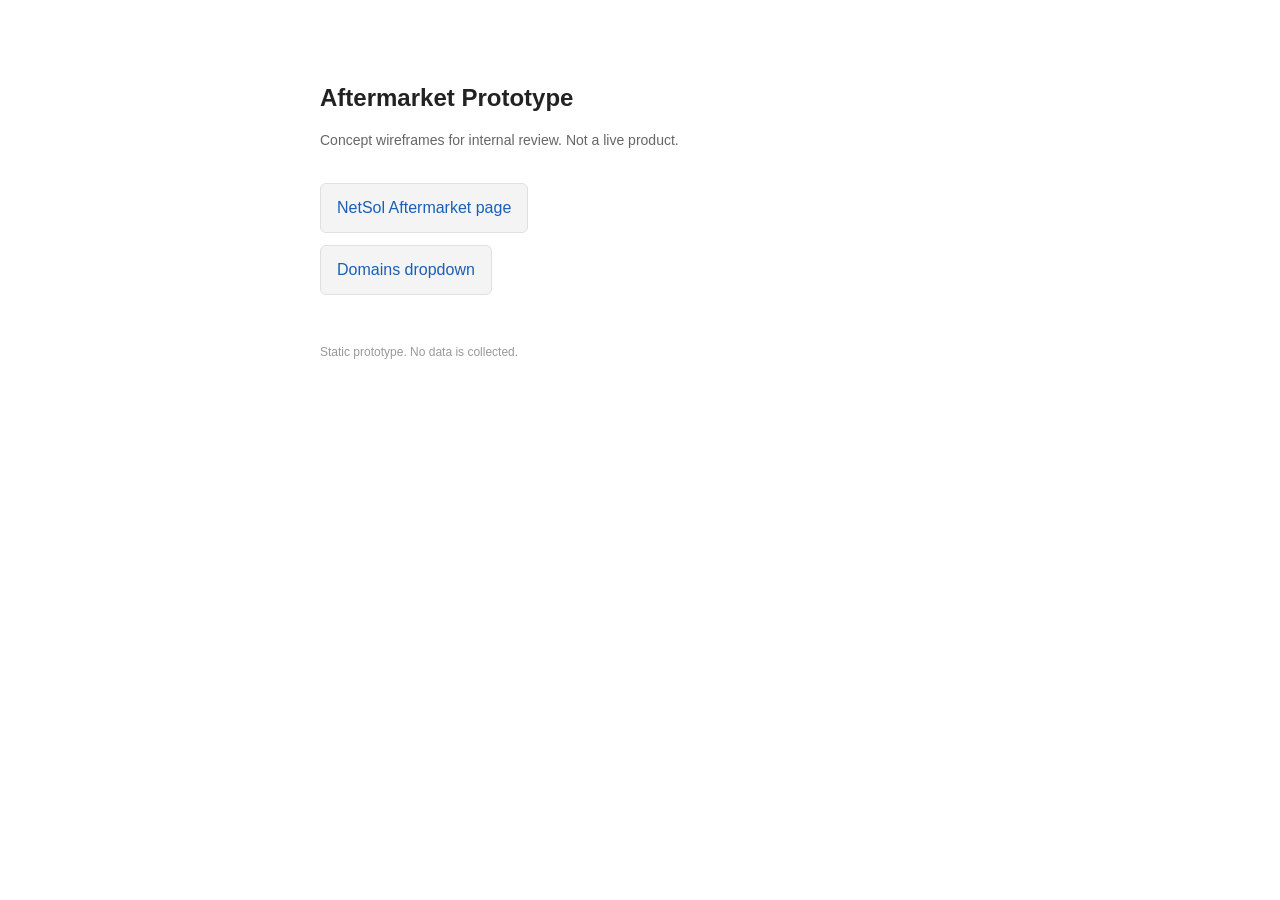
<file: index.html>
<!DOCTYPE html>
<html lang="en">
<head>
<meta charset="UTF-8">
<meta name="viewport" content="width=device-width, initial-scale=1.0">
<meta name="robots" content="noindex, nofollow">
<title>Aftermarket Prototype</title>
<style>
  body { font-family: -apple-system, BlinkMacSystemFont, "Segoe UI", Roboto, sans-serif; max-width: 640px; margin: 80px auto; padding: 0 24px; color: #222; line-height: 1.5; }
  h1 { font-size: 24px; margin-bottom: 8px; }
  .note { color: #666; font-size: 14px; margin-bottom: 32px; }
  ul { list-style: none; padding: 0; }
  li { margin: 12px 0; }
  a { display: inline-block; padding: 12px 16px; background: #f4f4f4; border-radius: 6px; text-decoration: none; color: #1a5fb4; border: 1px solid #e0e0e0; }
  a:hover { background: #eaeaea; }
  footer { margin-top: 48px; font-size: 12px; color: #999; }
</style>
</head>
<body>
<h1>Aftermarket Prototype</h1>
<p class="note">Concept wireframes for internal review. Not a live product.</p>
<ul>
  <li><a href="NetSol%20Aftermarket.html">NetSol Aftermarket page</a></li>
  <li><a href="Domains%20Dropdown.html">Domains dropdown</a></li>
</ul>
<footer>Static prototype. No data is collected.</footer>
</body>
</html>
</file>
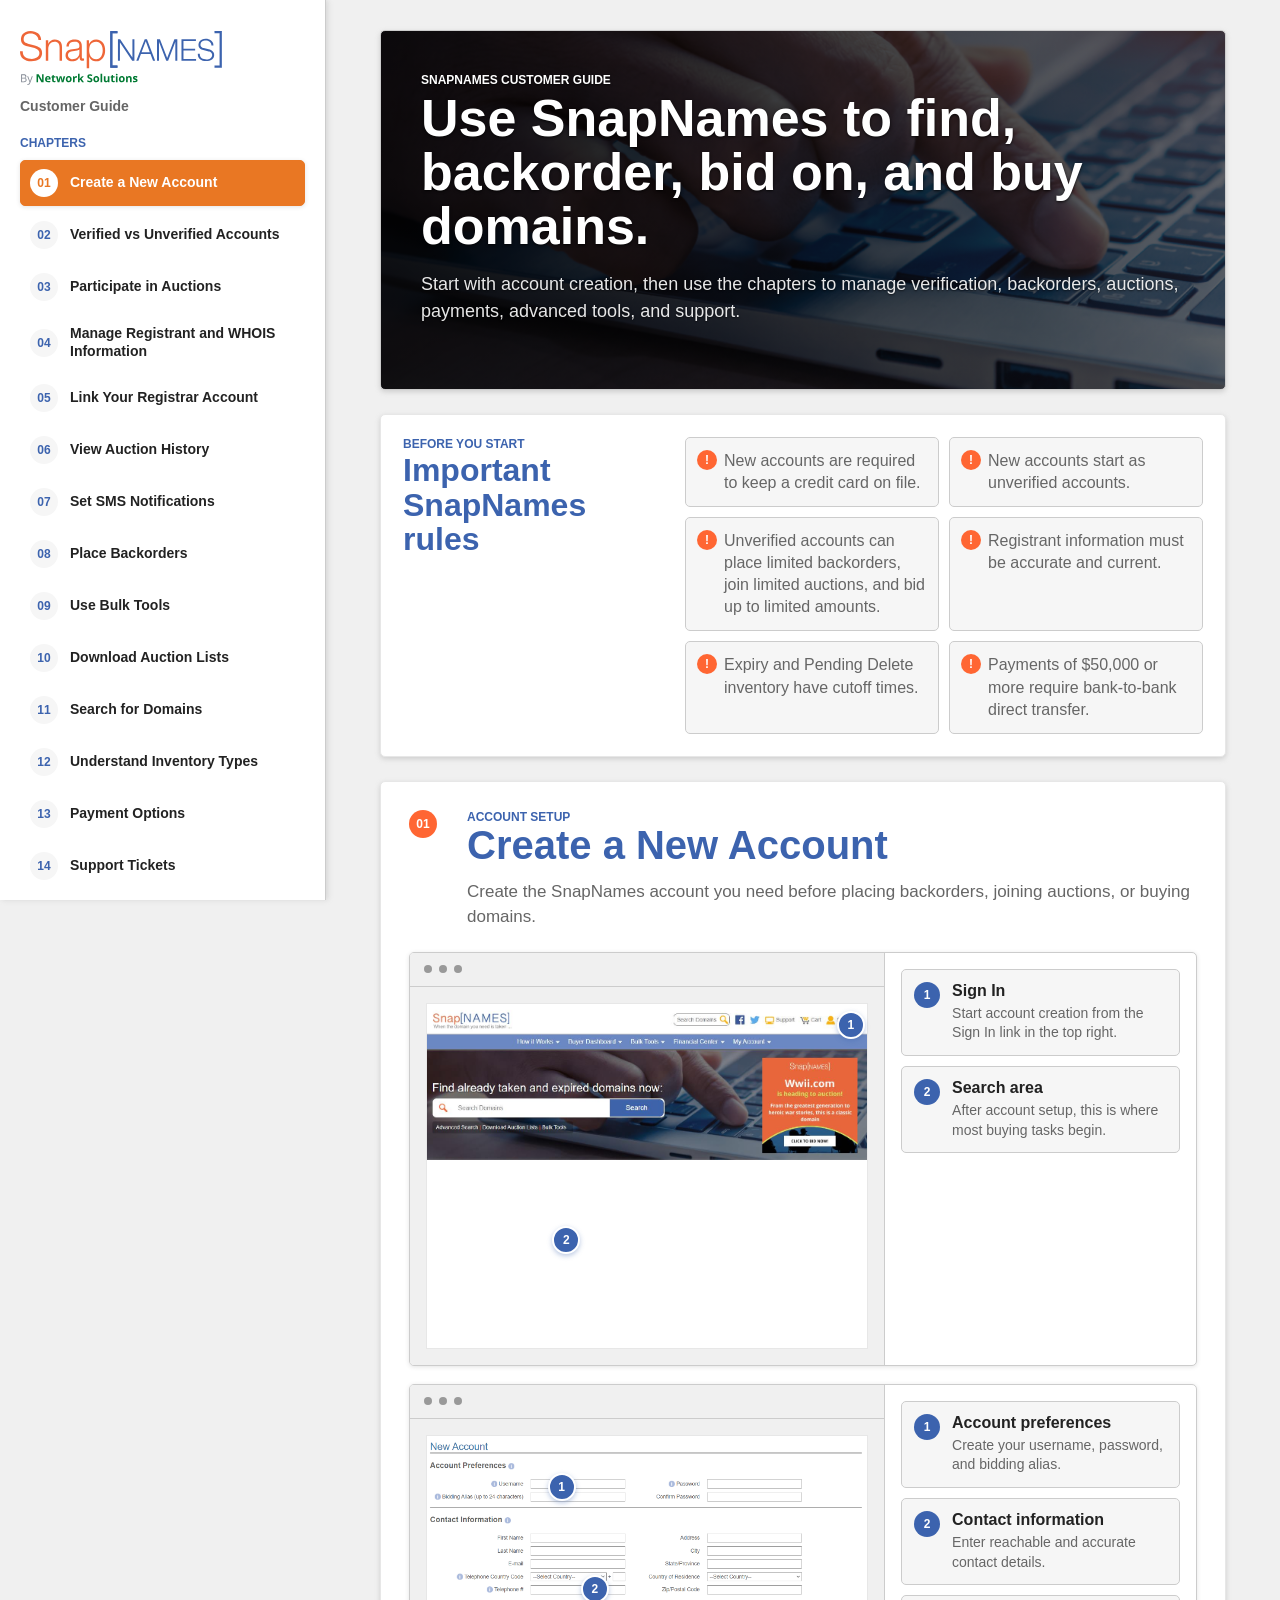
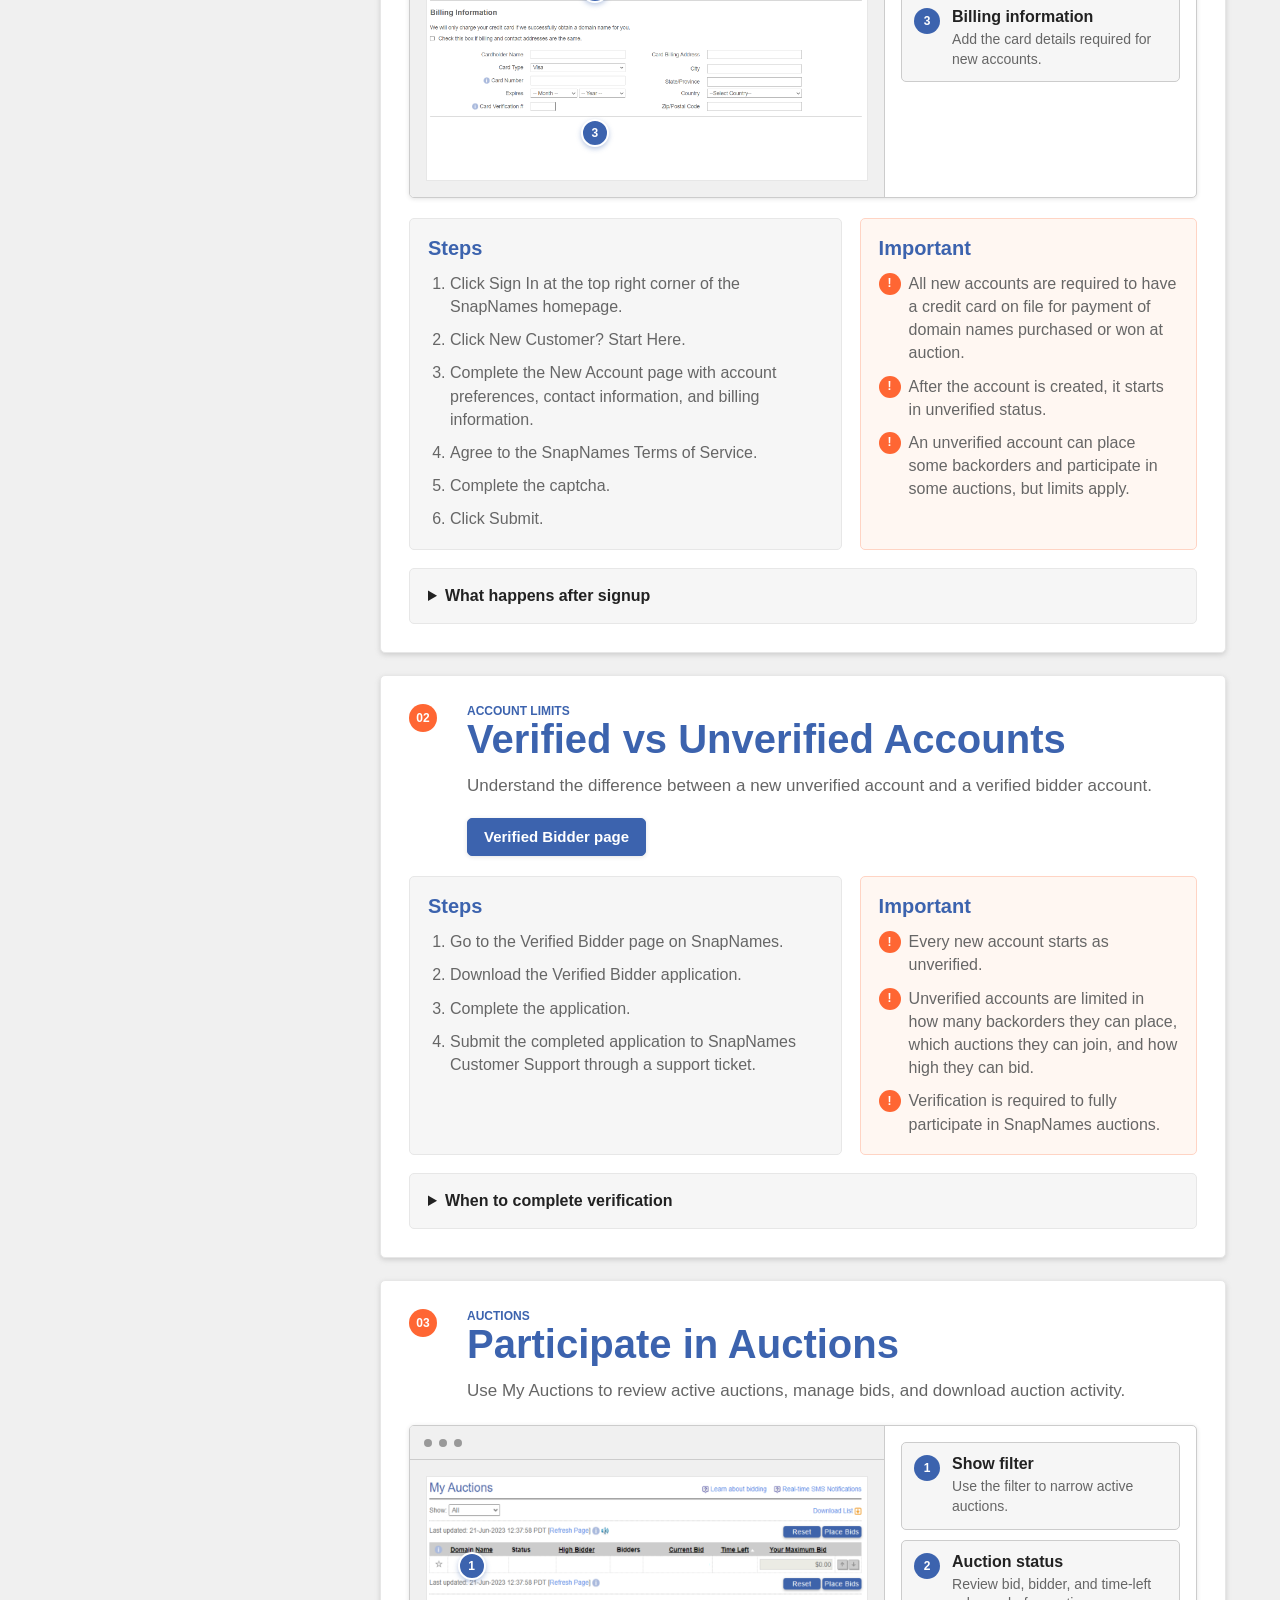
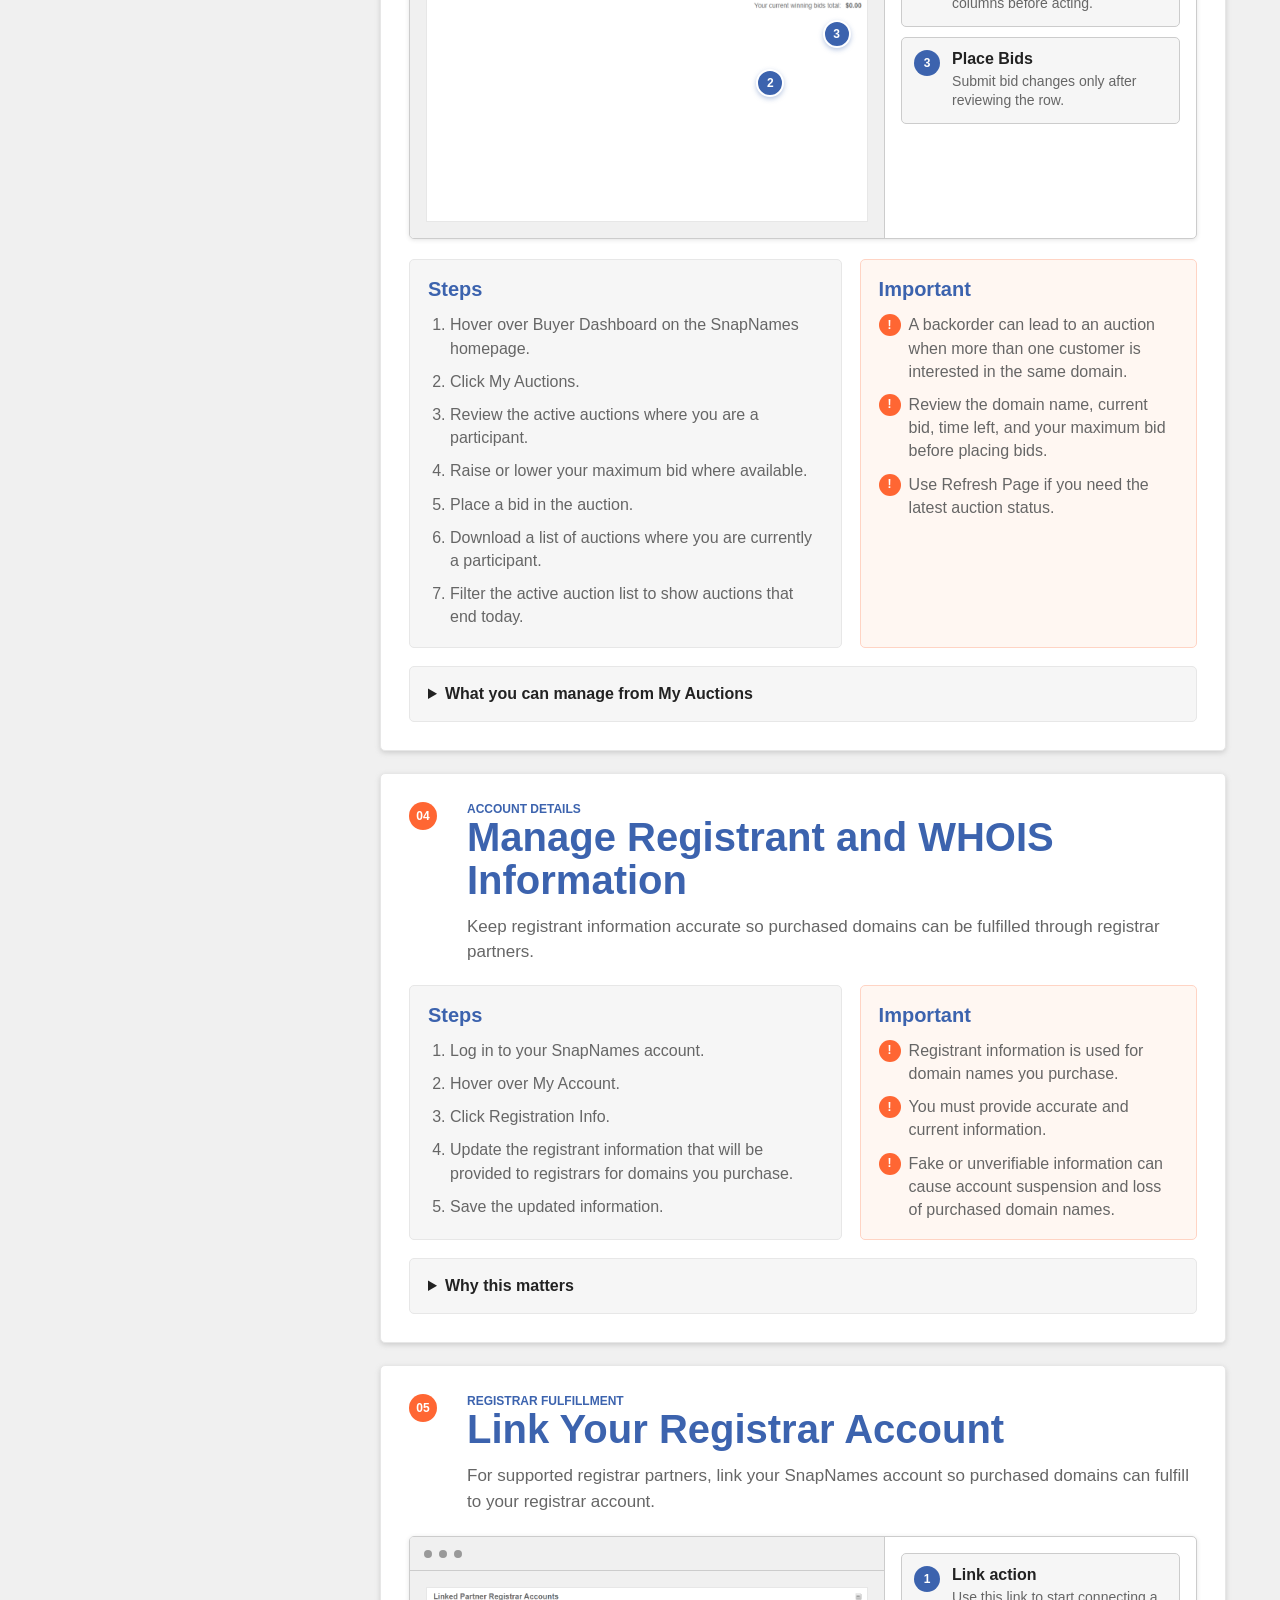
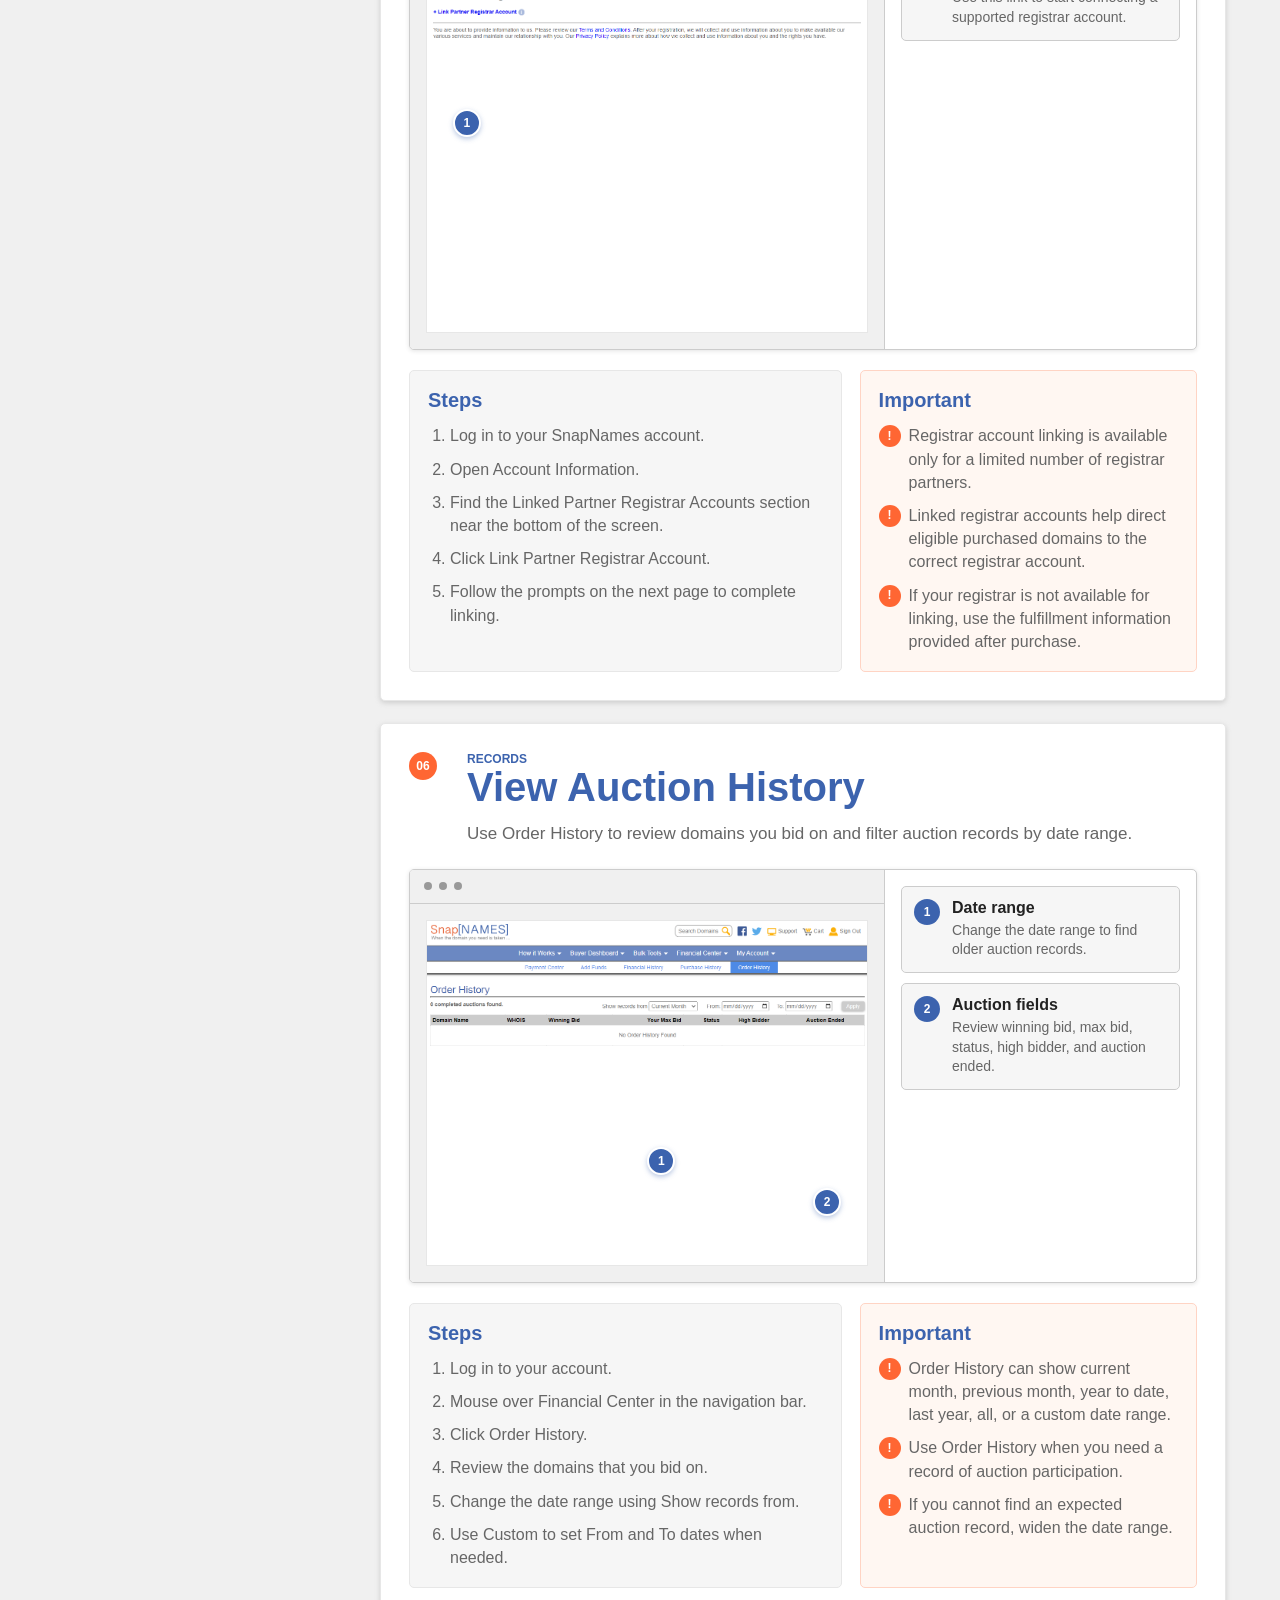
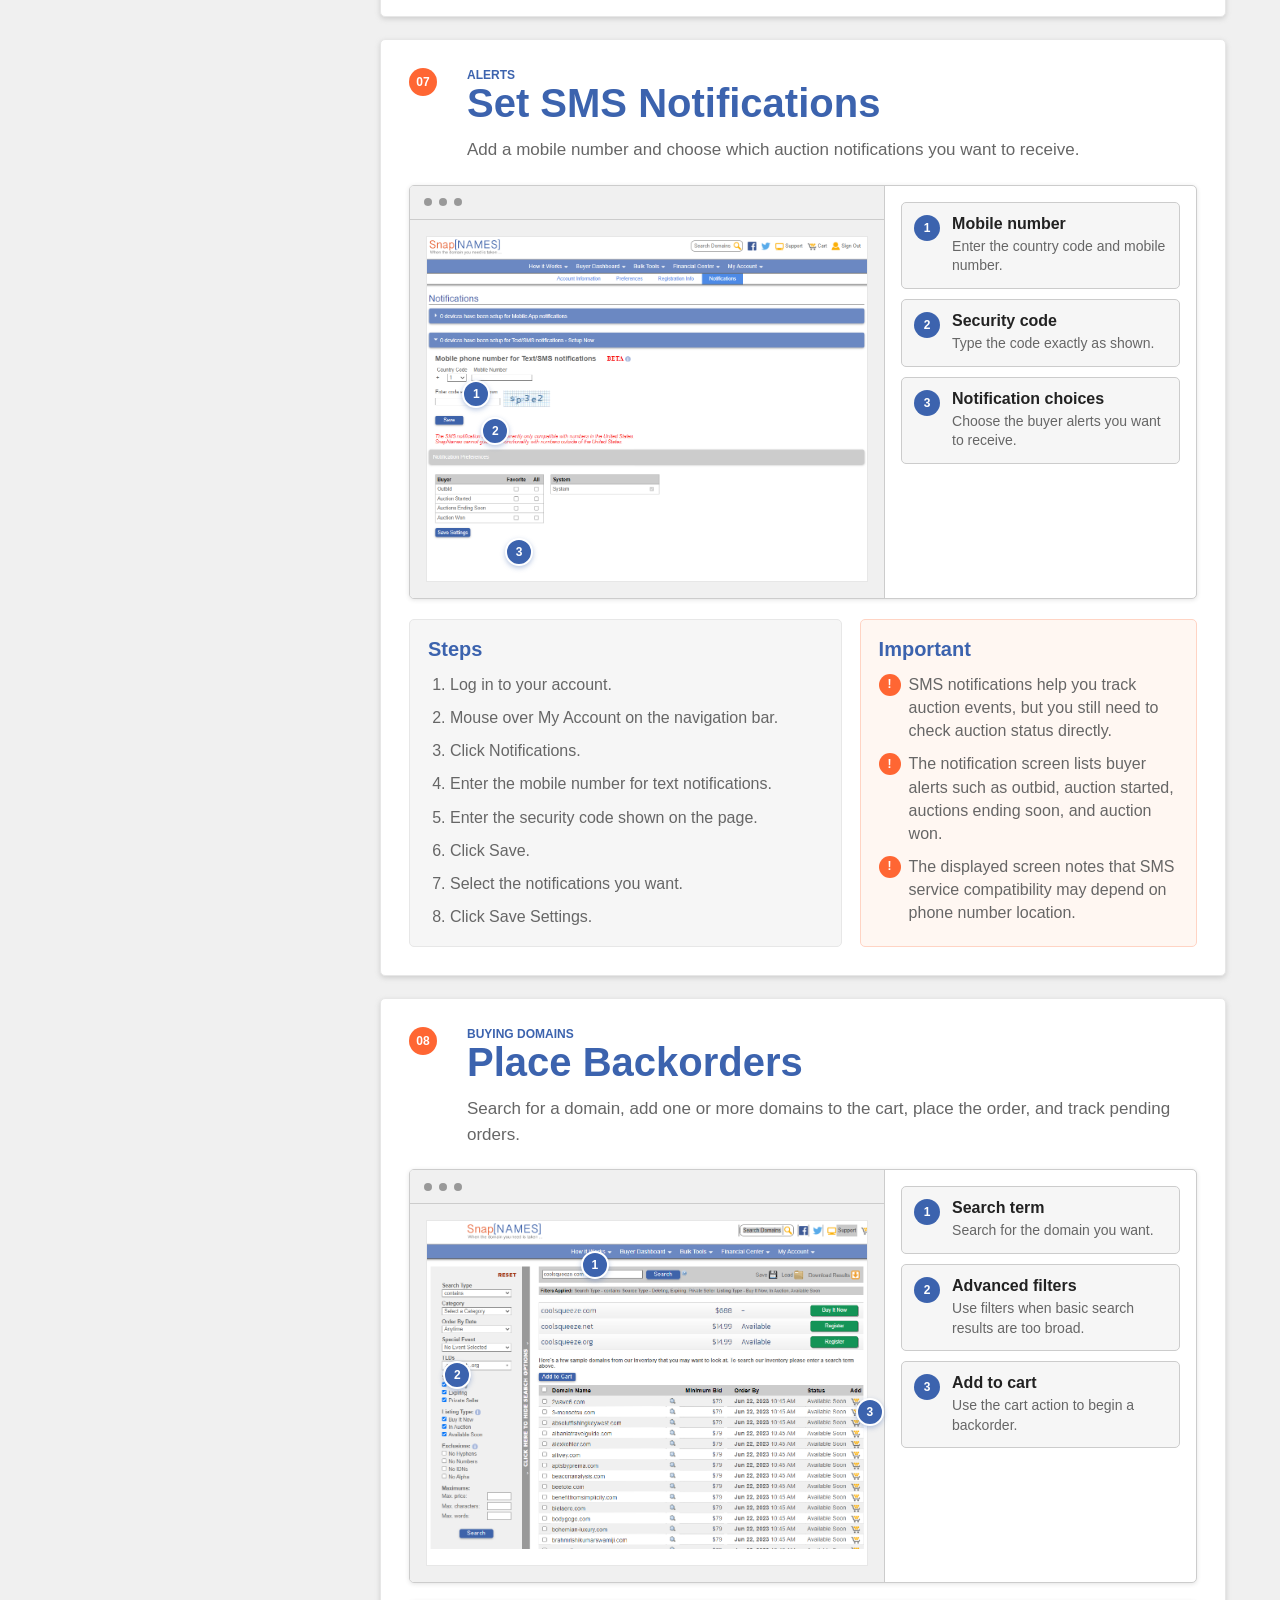
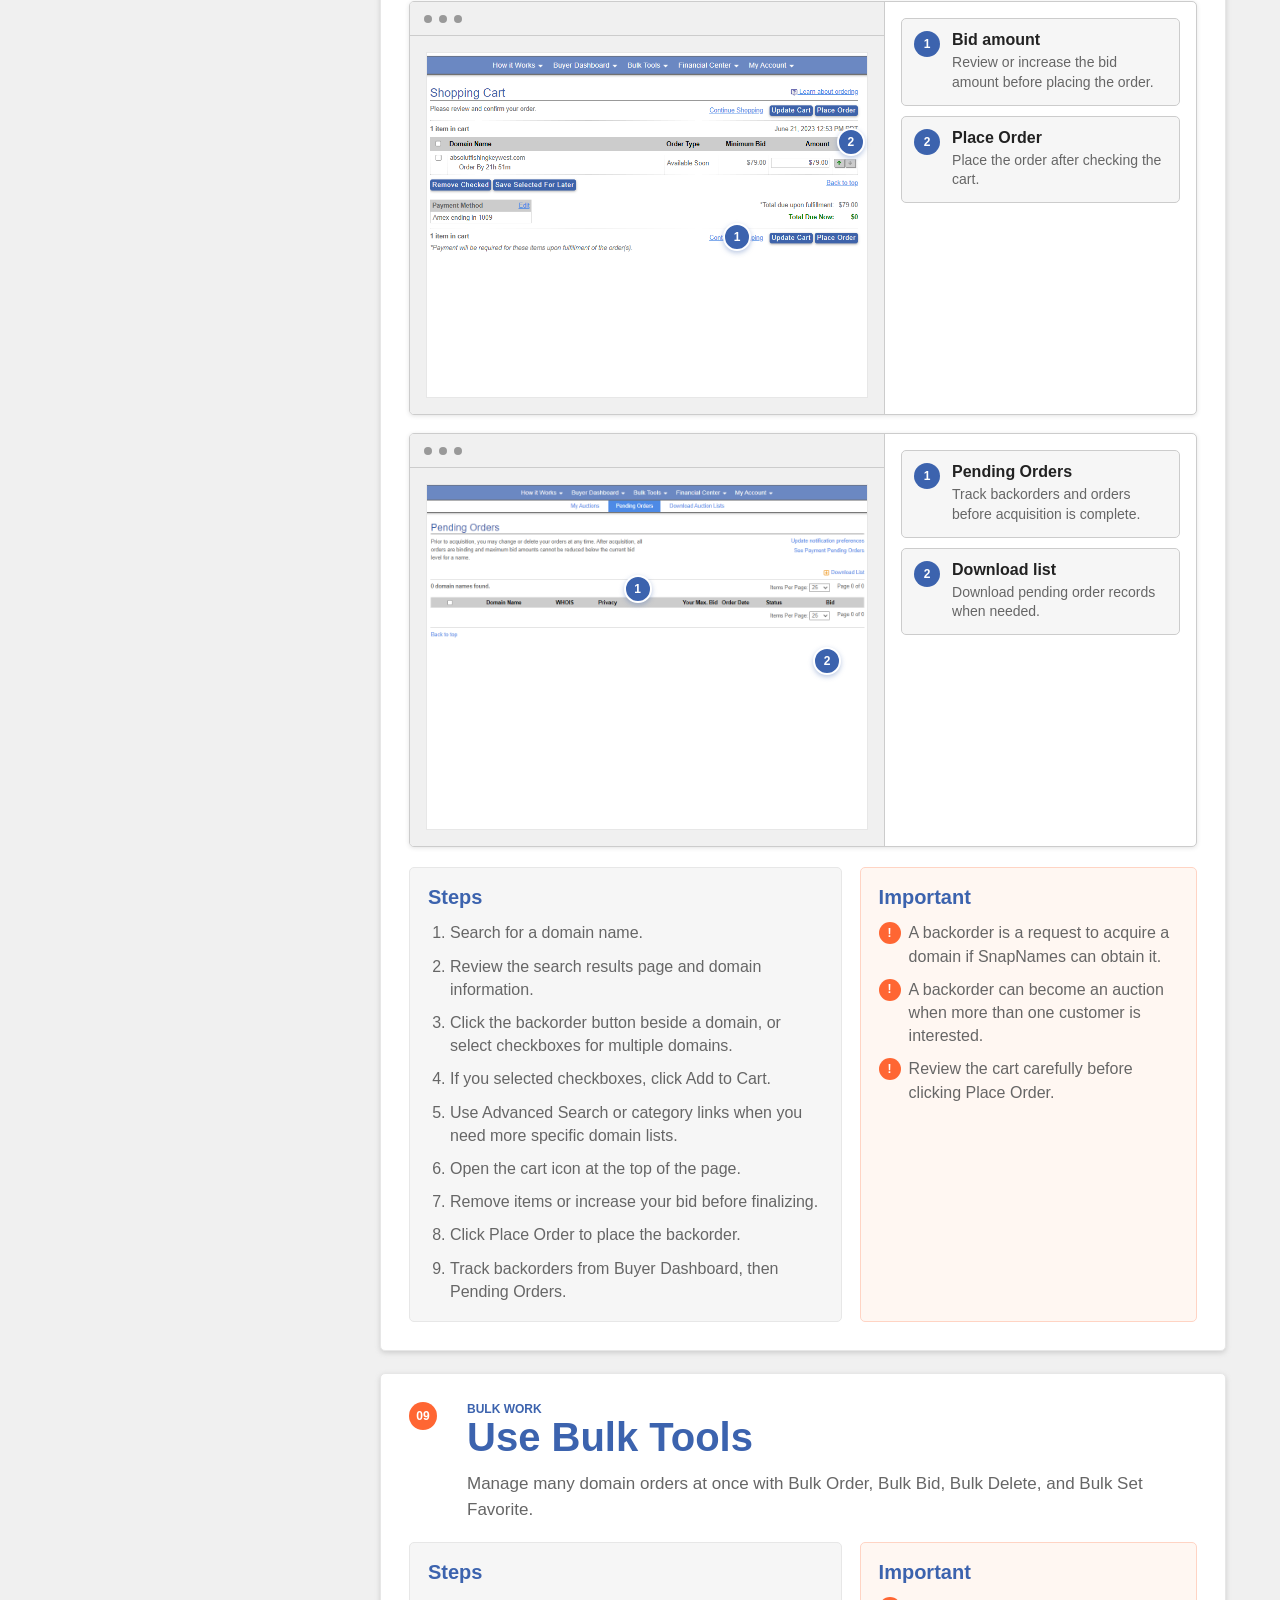
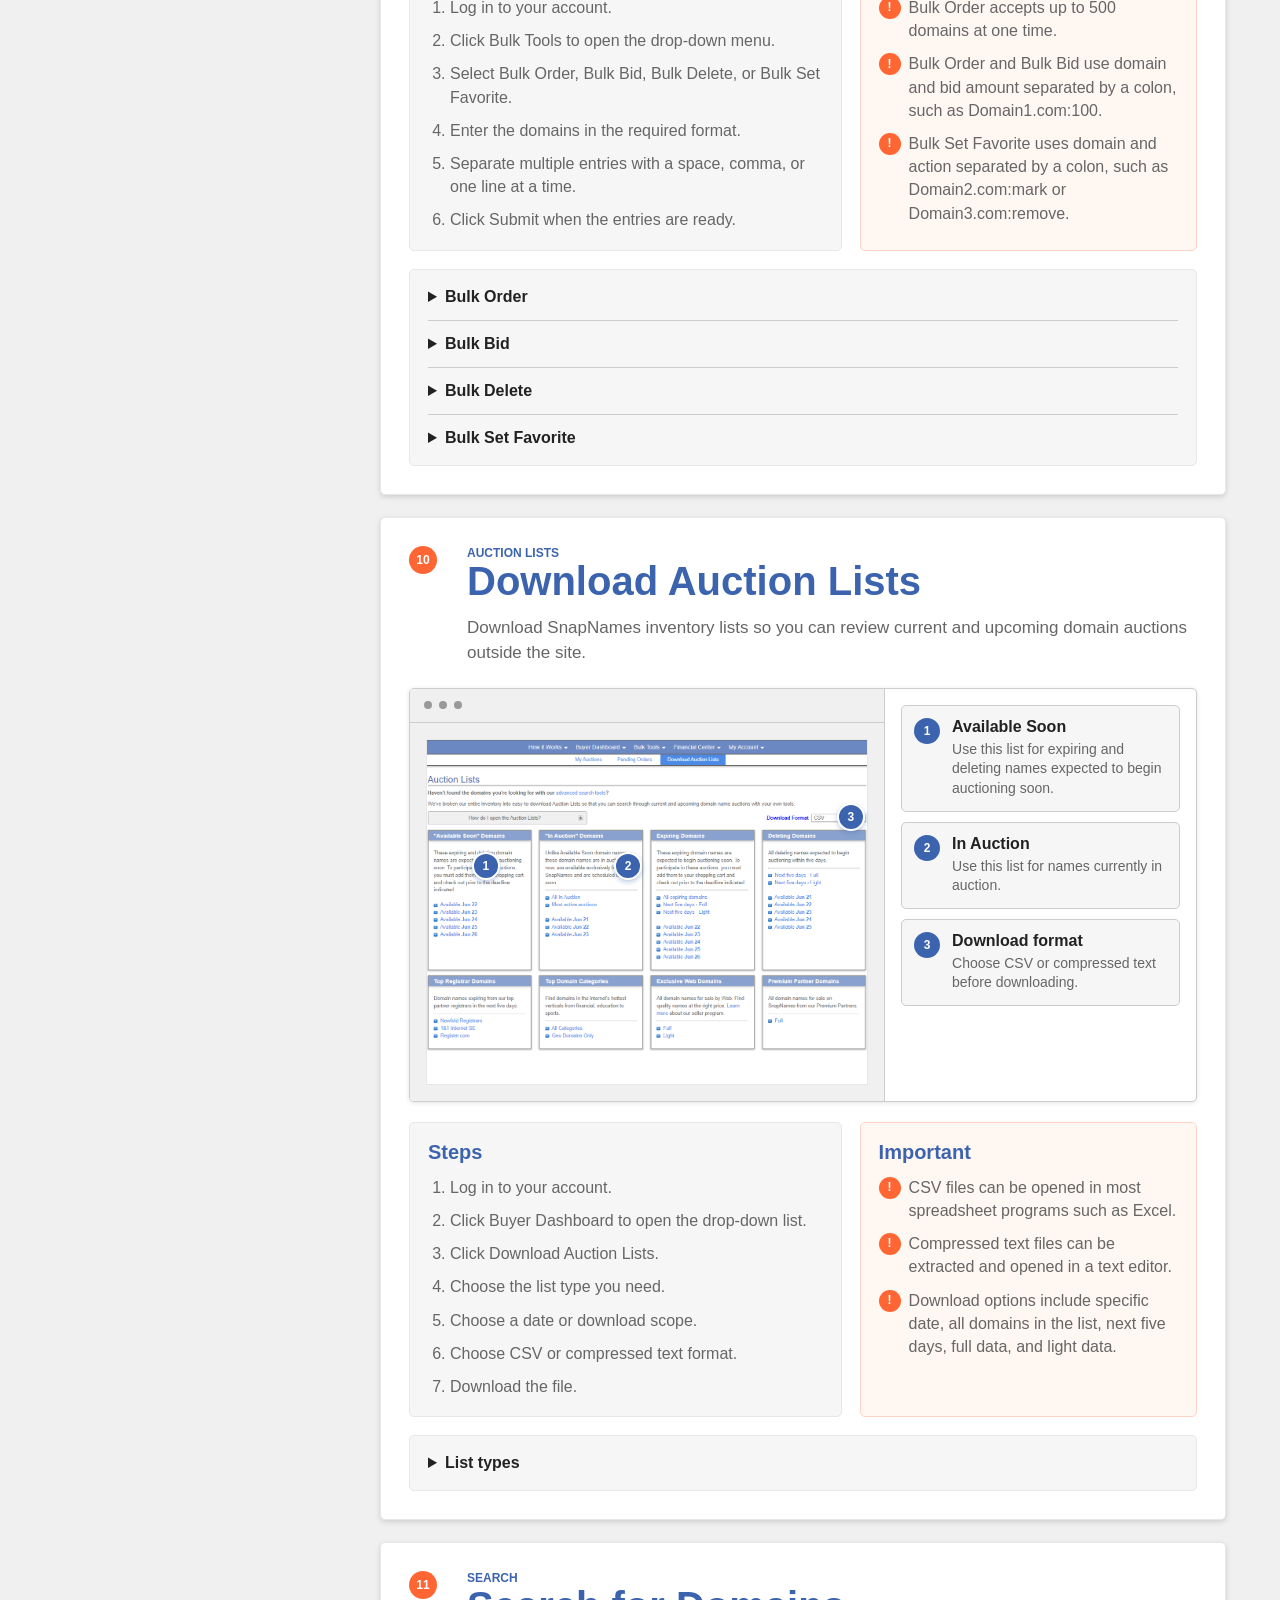
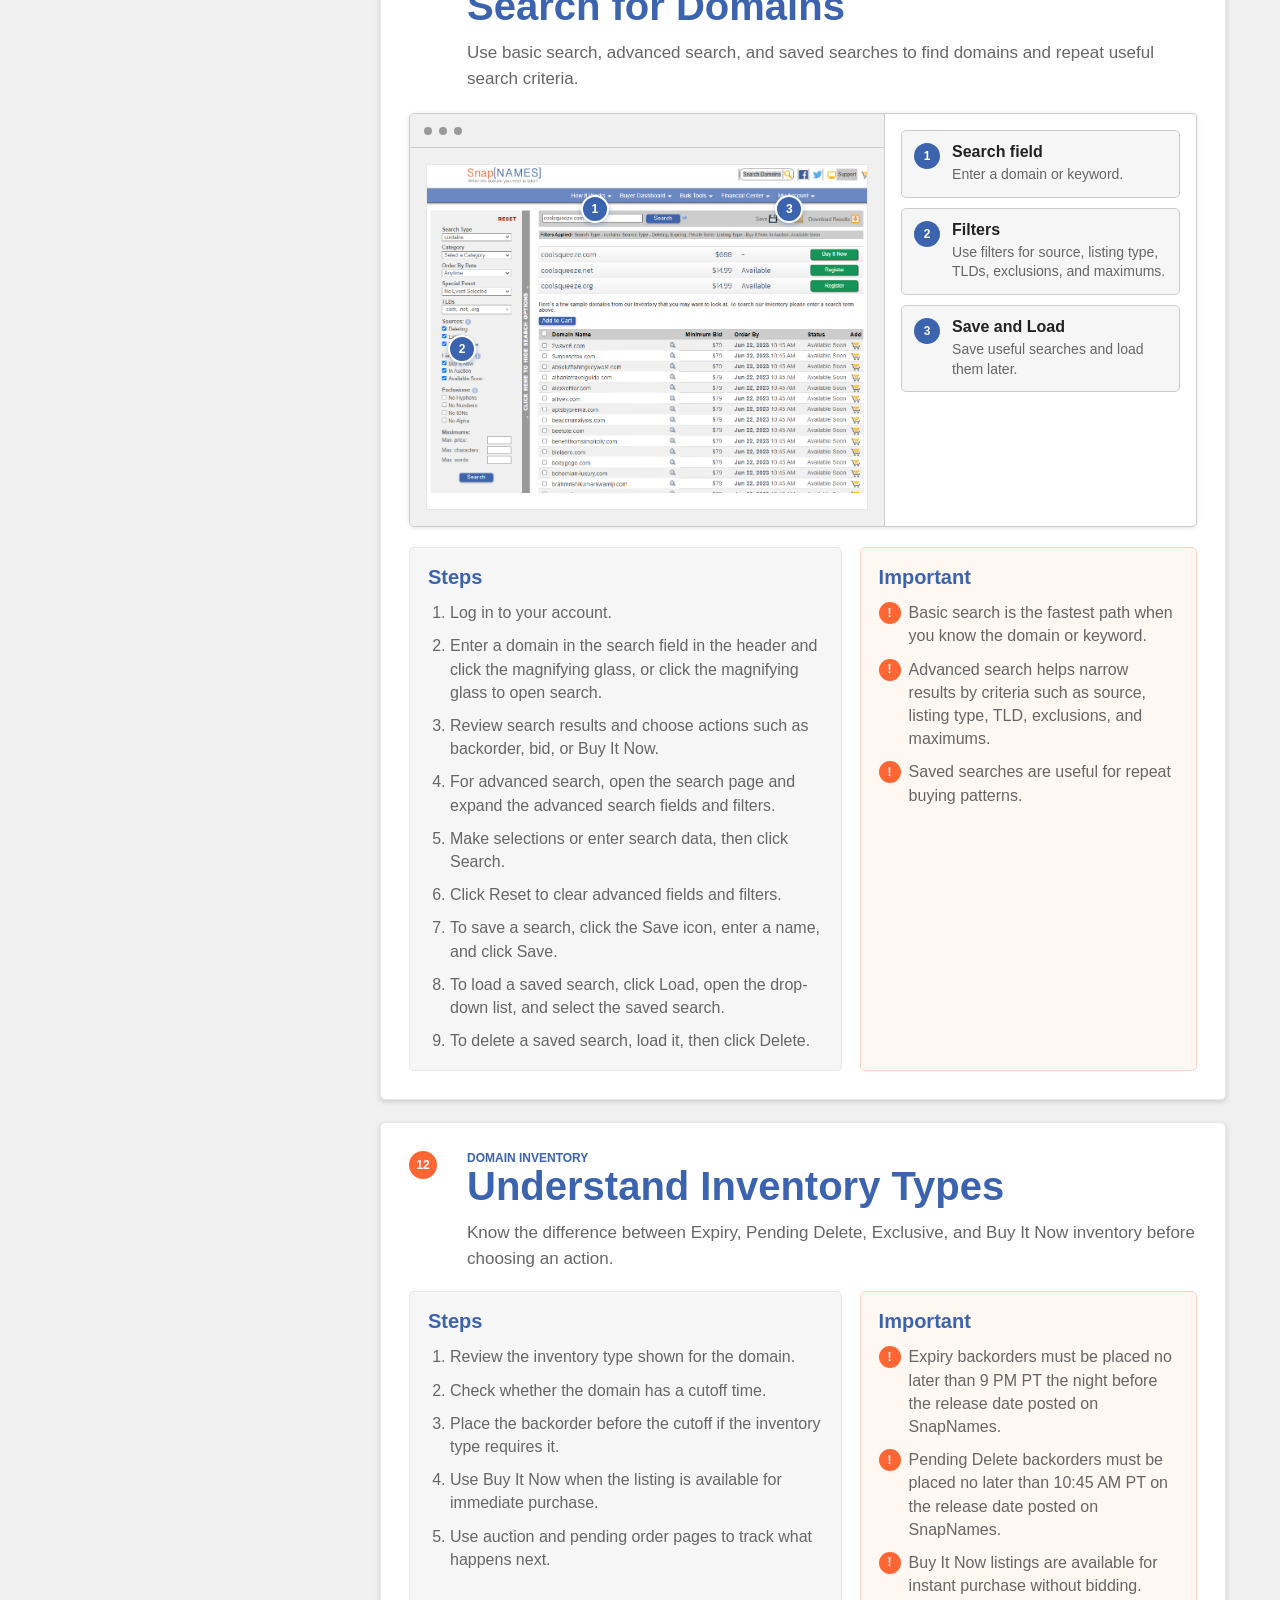
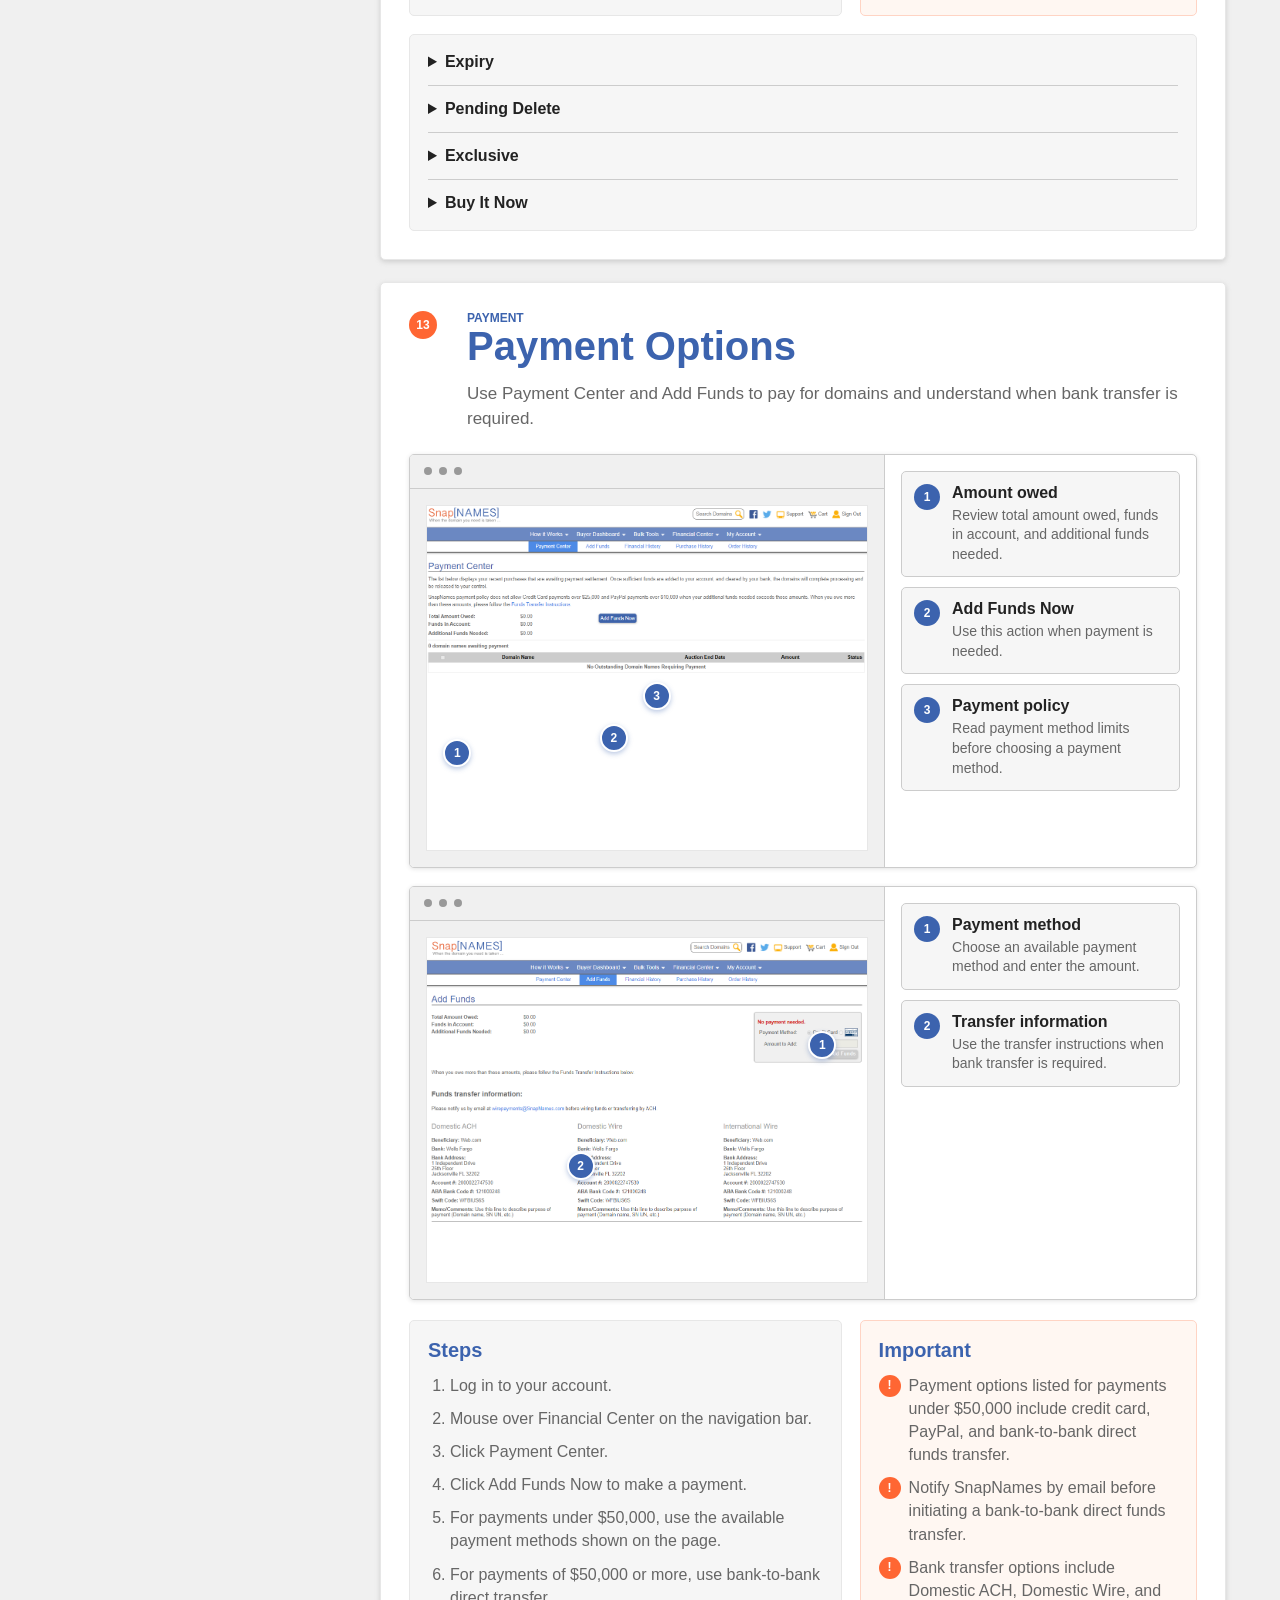
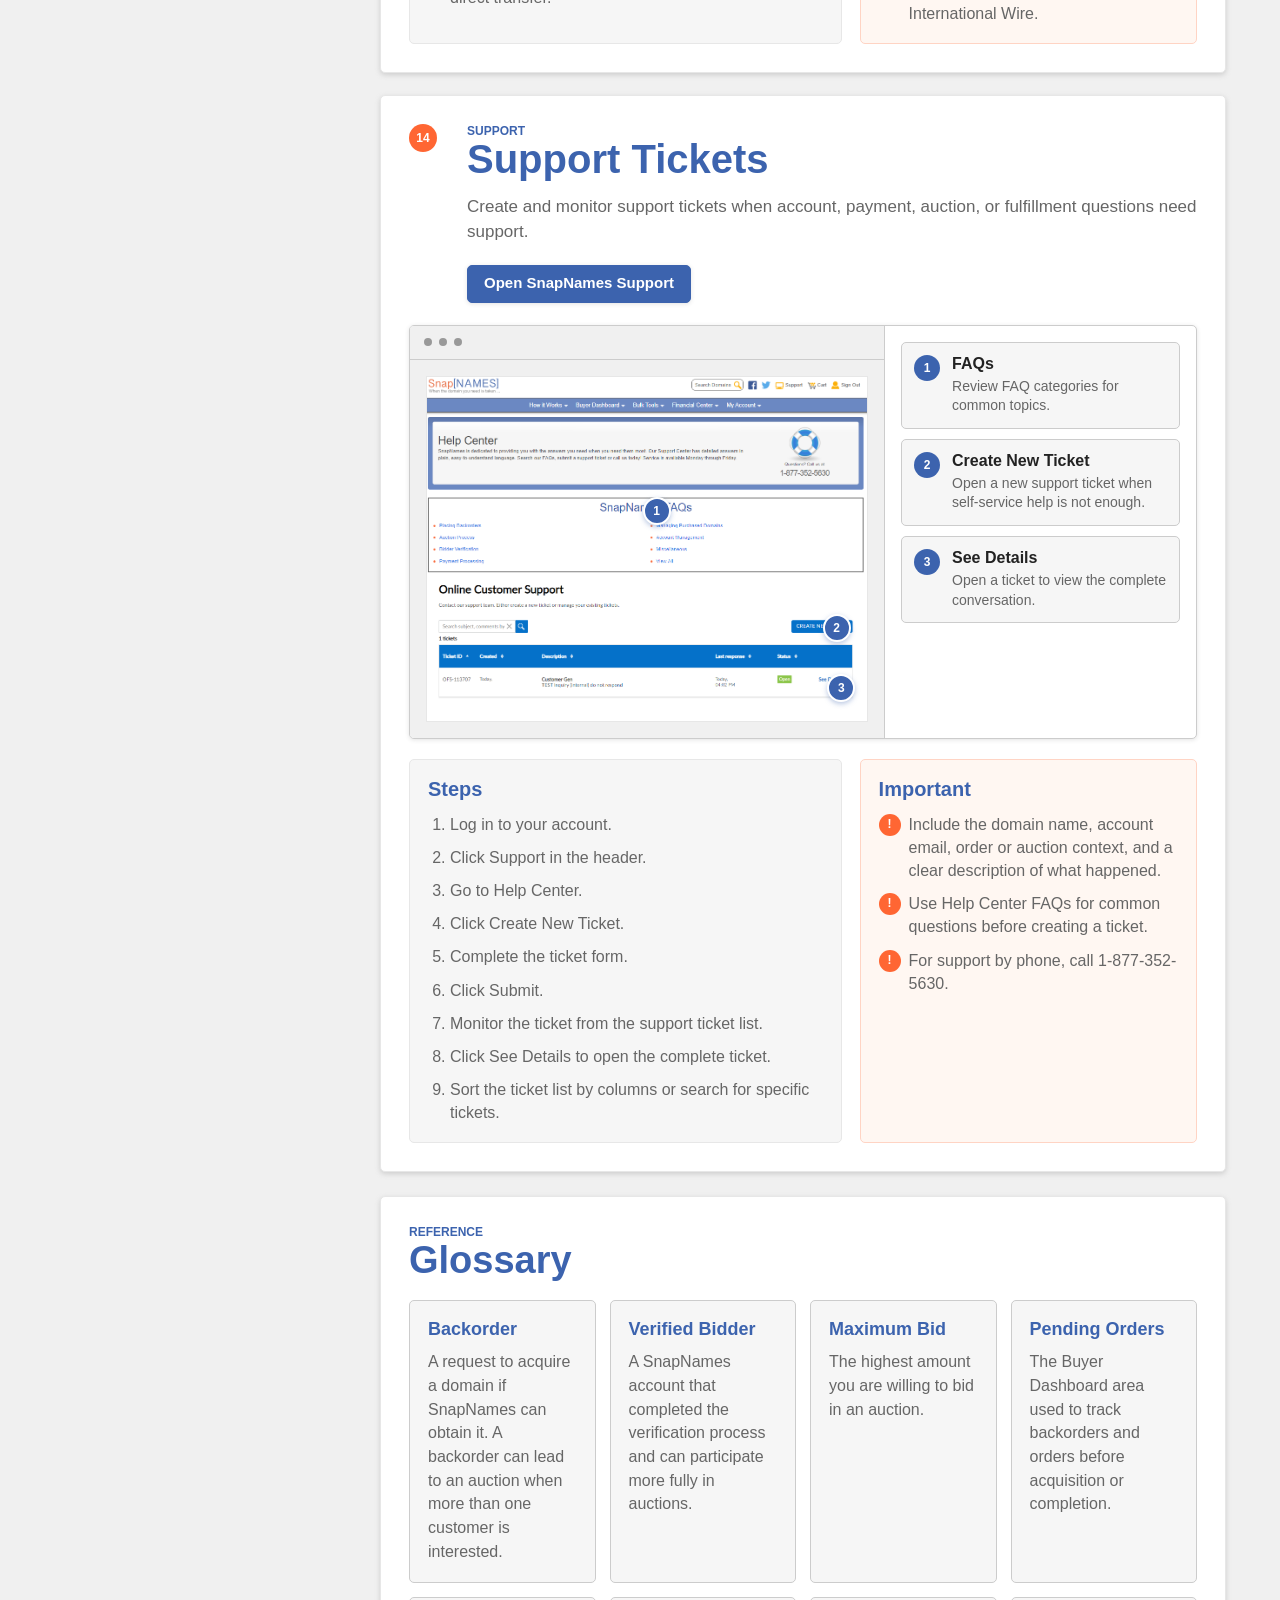
<file: snapnames-guide-v2-www2-theme/index.html>
<!doctype html>
<html lang="en">
<head>
  <meta charset="utf-8">
  <meta name="viewport" content="width=device-width, initial-scale=1">
  <title>SnapNames Customer Guide</title>
  <link rel="icon" href="data:,">
  <link rel="stylesheet" href="styles.css?v=hot-picks-orange">
</head>
<body>
  <a class="skip-link" href="#guide-content">Skip to guide content</a>

  <div class="page-shell">
    <aside class="side-menu" aria-label="Guide navigation">
      <a class="brand" href="#top" aria-label="SnapNames Customer Guide">
        <img class="brand-logo" src="assets/www2/snapnames_ns.svg" alt="SnapNames by Network Solutions">
        <span class="brand-subtitle">Customer Guide</span>
      </a>

      <nav>
        <p class="nav-label">Chapters</p>
        <ol class="chapter-nav" id="chapter-nav"></ol>
      </nav>

      <div class="support-card">
        <p class="support-card-title">Need help?</p>
        <a href="https://SnapNames.com/support/">Open support</a>
        <span>Call 1-877-352-5630</span>
      </div>
    </aside>

    <main class="guide-main" id="top">
      <header class="guide-hero">
        <p class="eyebrow">SnapNames customer guide</p>
        <h1>Use SnapNames to find, backorder, bid on, and buy domains.</h1>
        <p>
          Start with account creation, then use the chapters to manage verification, backorders,
          auctions, payments, advanced tools, and support.
        </p>

      </header>

      <section class="reminder-panel" aria-labelledby="reminders-title">
        <div>
          <p class="eyebrow">Before you start</p>
          <h2 id="reminders-title">Important SnapNames rules</h2>
        </div>
        <ul id="reminder-list"></ul>
      </section>

      <article class="guide-article" id="guide-content">
        <div id="guide-sections"></div>
      </article>

      <section class="glossary-section" aria-labelledby="glossary-title">
        <p class="eyebrow">Reference</p>
        <h2 id="glossary-title">Glossary</h2>
        <div class="glossary-grid" id="glossary-grid"></div>
      </section>

      <footer class="guide-footer">
        <div>
          <p class="eyebrow">Support</p>
          <h2>Still need help?</h2>
          <p>Open SnapNames Support or call the Customer Support team.</p>
        </div>
        <div class="footer-actions">
          <a class="primary-link" href="https://SnapNames.com/support/">Open SnapNames Support</a>
          <span>1-877-352-5630</span>
        </div>
      </footer>
    </main>
  </div>

  <script src="guide-data.js"></script>
  <script src="app.js"></script>
</body>
</html>
</file>
<file: snapnames-guide-v2-www2-theme/styles.css>
@font-face {
  font-family: "SnapKanitBold";
  src: url("assets/www2/kanit-bold.woff") format("woff");
  font-weight: 700;
  font-style: normal;
  font-display: swap;
}

@font-face {
  font-family: "SnapKanitLight";
  src: url("assets/www2/kanit-light.woff") format("woff");
  font-weight: 300;
  font-style: normal;
  font-display: swap;
}

:root {
  --sn-blue: #3c63ae;
  --sn-link: #4a8aeb;
  --sn-hover: #88a1d0;
  --sn-orange: #ff6633;
  --sn-active: #e97723;
  --sn-active-hover: #e97723;
  --sn-green: #87b900;
  --sn-text: #666666;
  --sn-heading: #222222;
  --sn-muted: #999999;
  --sn-line: #cccccc;
  --sn-soft-line: #e7e7e7;
  --sn-light: #f0f0f0;
  --sn-soft: #f6f6f6;
  --sn-panel: #ffffff;
  --sn-dark: #1f1f1f;
  --shadow: 0 2px 5px rgba(153, 153, 153, 0.38);
  --shadow-soft: 0 1px 4px rgba(80, 80, 80, 0.16);
  --radius: 5px;
  --font-body: Arial, Helvetica, sans-serif;
}

* {
  box-sizing: border-box;
}

html {
  scroll-behavior: smooth;
}

body {
  margin: 0;
  color: var(--sn-text);
  background: var(--sn-light);
  font-family: var(--font-body);
  font-weight: 400;
  letter-spacing: 0;
  overflow-x: hidden;
  font-synthesis-weight: none;
}

button,
input {
  font: inherit;
}

button {
  cursor: pointer;
}

a {
  color: inherit;
}

img {
  max-width: 100%;
}

.skip-link {
  position: absolute;
  left: -999px;
  top: 10px;
  z-index: 10;
  padding: 10px 14px;
  color: #ffffff;
  background: var(--sn-blue);
}

.skip-link:focus {
  left: 10px;
}

.page-shell {
  display: grid;
  grid-template-columns: 326px minmax(0, 1fr);
  min-height: 100vh;
}

.side-menu {
  position: sticky;
  top: 0;
  height: 100vh;
  overflow: auto;
  padding: 22px 20px;
  background: #ffffff;
  border-right: 1px solid var(--sn-line);
  box-shadow: 2px 0 5px rgba(153, 153, 153, 0.28);
}

.brand {
  display: grid;
  gap: 4px;
  margin-bottom: 22px;
  text-decoration: none;
}

.brand-logo {
  display: block;
  width: 202px;
  height: 72px;
  object-fit: contain;
  object-position: left center;
}

.brand-subtitle {
  color: var(--sn-text);
  font-size: 14px;
  font-weight: 700;
}

.nav-label,
.eyebrow {
  margin: 0;
  color: var(--sn-blue);
  font-size: 12px;
  font-weight: 700;
  letter-spacing: 0;
  text-transform: uppercase;
}

.nav-label {
  margin-bottom: 10px;
}

.chapter-nav {
  display: grid;
  gap: 6px;
  margin: 0;
  padding: 0;
  list-style: none;
}

.chapter-nav a {
  display: grid;
  grid-template-columns: 30px 1fr;
  gap: 10px;
  align-items: center;
  min-height: 46px;
  padding: 8px 9px;
  color: var(--sn-heading);
  text-decoration: none;
  border: 1px solid transparent;
  border-radius: var(--radius);
  transition: background-color 160ms ease, border-color 160ms ease, color 160ms ease;
}

.chapter-nav a:hover {
  color: #ffffff;
  background: var(--sn-hover);
  border-color: var(--sn-hover);
}

.chapter-nav a.active {
  color: #ffffff;
  background: var(--sn-active);
  border-color: var(--sn-active);
  box-shadow: var(--shadow-soft);
}

.chapter-nav span,
.chapter-index {
  display: grid;
  place-items: center;
  width: 28px;
  height: 28px;
  border-radius: 50%;
  background: var(--sn-soft);
  color: var(--sn-blue);
  font-size: 12px;
  font-weight: 700;
}

.chapter-nav a:hover span,
.chapter-nav a.active span {
  color: var(--sn-active);
  background: #ffffff;
}

.chapter-index {
  color: #ffffff;
  background: var(--sn-orange);
}

.chapter-nav strong {
  font-size: 14px;
  line-height: 1.25;
}

.support-card {
  display: grid;
  gap: 8px;
  margin-top: 24px;
  padding: 15px;
  color: var(--sn-text);
  background: var(--sn-soft);
  border: 1px solid var(--sn-line);
  border-radius: var(--radius);
  box-shadow: var(--shadow-soft);
}

.support-card-title {
  margin: 0;
  color: var(--sn-heading);
  font-size: 18px;
  font-weight: 700;
}

.support-card a {
  width: fit-content;
  color: var(--sn-link);
  font-weight: 700;
}

.support-card a:hover {
  color: var(--sn-blue);
}

.support-card span {
  color: var(--sn-text);
  font-size: 13px;
}

.guide-main {
  min-width: 0;
  padding: 30px 54px 48px;
}

.guide-hero,
.reminder-panel,
.guide-article,
.glossary-section,
.guide-footer {
  width: min(1040px, 100%);
  margin-inline: auto;
}

.guide-hero {
  position: relative;
  overflow: hidden;
  min-height: 360px;
  padding: 42px 40px;
  color: #ffffff;
  background:
    linear-gradient(90deg, rgba(0, 0, 0, 0.78), rgba(0, 0, 0, 0.44) 58%, rgba(0, 0, 0, 0.24)),
    url("assets/www2/hero-background.png") center / cover no-repeat;
  border: 1px solid var(--sn-line);
  border-radius: var(--radius);
  box-shadow: var(--shadow);
}

.guide-hero .eyebrow {
  color: #ffffff;
  text-shadow: 0 1px 2px rgba(0, 0, 0, 0.7);
}

h1,
h2,
h3,
p {
  letter-spacing: 0;
}

h1,
h2,
h3 {
  color: var(--sn-heading);
  font-weight: 700;
}

.guide-hero h1 {
  max-width: 840px;
  margin: 4px 0 0;
  color: #ffffff;
  font-family: Arial, Helvetica, sans-serif;
  font-size: 52px;
  line-height: 1.04;
  font-weight: 700;
  text-shadow: 0 1px 3px rgba(0, 0, 0, 0.8);
  overflow-wrap: break-word;
}

.guide-hero p:not(.eyebrow) {
  max-width: 760px;
  margin: 18px 0 0;
  color: rgba(255, 255, 255, 0.9);
  font-size: 18px;
  line-height: 1.5;
  text-shadow: 0 1px 2px rgba(0, 0, 0, 0.6);
}

.quick-links {
  display: flex;
  flex-wrap: wrap;
  gap: 10px;
  margin-top: 28px;
}

.quick-links a,
.chapter-links a,
.primary-link {
  display: inline-flex;
  min-height: 38px;
  align-items: center;
  justify-content: center;
  padding: 0 16px;
  border: 1px solid var(--sn-line);
  border-radius: var(--radius);
  box-shadow: var(--shadow-soft);
  font-size: 15px;
  font-weight: 700;
  line-height: 1.1;
  text-decoration: none;
  transition: background-color 160ms ease, border-color 160ms ease, color 160ms ease, box-shadow 160ms ease;
}

.quick-links a {
  color: var(--sn-heading);
  background: #ffffff;
}

.quick-links a:first-child {
  color: #ffffff;
  background: var(--sn-active);
  border-color: var(--sn-active);
}

.quick-links a:hover,
.quick-links a:focus-visible {
  color: #ffffff;
  background: var(--sn-active-hover);
  border-color: var(--sn-active-hover);
}

.chapter-links a,
.primary-link {
  color: #ffffff;
  background: var(--sn-blue);
  border-color: var(--sn-blue);
}

.chapter-links a:hover,
.chapter-links a:focus-visible,
.primary-link:hover,
.primary-link:focus-visible {
  color: #ffffff;
  background: var(--sn-hover);
  border-color: var(--sn-hover);
}

.quick-links a:focus-visible,
.chapter-links a:focus-visible,
.primary-link:focus-visible {
  outline: 3px solid rgba(74, 138, 235, 0.35);
  outline-offset: 2px;
}

.reminder-panel {
  display: grid;
  grid-template-columns: 260px minmax(0, 1fr);
  gap: 22px;
  margin-top: 24px;
  padding: 22px;
  color: var(--sn-text);
  background: #ffffff;
  border: 1px solid var(--sn-soft-line);
  border-radius: var(--radius);
  box-shadow: var(--shadow);
}

.reminder-panel h2 {
  margin: 2px 0 0;
  color: var(--sn-blue);
  font-size: 32px;
  line-height: 1.08;
}

.reminder-panel ul {
  display: grid;
  grid-template-columns: repeat(2, minmax(0, 1fr));
  gap: 10px;
  margin: 0;
  padding: 0;
  list-style: none;
}

.reminder-panel li {
  position: relative;
  padding: 12px 12px 12px 38px;
  color: var(--sn-text);
  background: var(--sn-soft);
  border: 1px solid var(--sn-line);
  border-radius: var(--radius);
  line-height: 1.38;
}

.reminder-panel li::before {
  content: "!";
  position: absolute;
  left: 11px;
  top: 12px;
  display: grid;
  place-items: center;
  width: 20px;
  height: 20px;
  color: #ffffff;
  background: var(--sn-orange);
  border-radius: 50%;
  font-size: 12px;
  font-weight: 700;
}

.guide-article {
  display: grid;
  gap: 22px;
  margin-top: 24px;
}

#guide-sections {
  display: grid;
  gap: 22px;
}

.chapter {
  scroll-margin-top: 24px;
  padding: 28px;
  background: var(--sn-panel);
  border: 1px solid var(--sn-soft-line);
  border-radius: var(--radius);
  box-shadow: var(--shadow);
}

.chapter[hidden] {
  display: none;
}

.chapter-header {
  display: grid;
  grid-template-columns: 42px minmax(0, 1fr);
  gap: 16px;
  align-items: start;
}

.chapter-header h2 {
  margin: 0;
  color: var(--sn-blue);
  font-size: 40px;
  line-height: 1.08;
}

.chapter-header p:not(.eyebrow) {
  max-width: 790px;
  margin: 12px 0 0;
  color: var(--sn-text);
  font-size: 17px;
  line-height: 1.5;
}

.chapter-links {
  display: flex;
  flex-wrap: wrap;
  gap: 10px;
  margin: 20px 0 0 58px;
}

.screens-stack {
  display: grid;
  gap: 18px;
  margin: 22px 0 0;
}

.screen-walkthrough {
  display: grid;
  grid-template-columns: minmax(0, 1.1fr) minmax(280px, 0.72fr);
  margin: 0;
  overflow: hidden;
  background: #ffffff;
  border: 1px solid var(--sn-line);
  border-radius: var(--radius);
  box-shadow: var(--shadow-soft);
}

.screen-frame {
  min-width: 0;
  background: var(--sn-light);
  border-right: 1px solid var(--sn-line);
}

.screen-bar {
  display: flex;
  align-items: center;
  gap: 7px;
  height: 34px;
  padding: 0 14px;
  background: var(--sn-light);
  border-bottom: 1px solid var(--sn-line);
}

.screen-bar span {
  width: 8px;
  height: 8px;
  background: var(--sn-muted);
  border-radius: 50%;
}

.screen-stage {
  position: relative;
  min-height: 376px;
  padding: 16px;
}

.screen-stage img {
  display: block;
  width: 100%;
  height: 346px;
  object-fit: contain;
  object-position: top center;
  background: #ffffff;
  border: 1px solid var(--sn-soft-line);
  filter: saturate(0.95);
}

.hotspot {
  position: absolute;
  display: grid;
  place-items: center;
  width: 28px;
  height: 28px;
  padding: 0;
  color: #ffffff;
  background: var(--sn-blue);
  border: 2px solid #ffffff;
  border-radius: 50%;
  box-shadow: 0 2px 5px rgba(60, 99, 174, 0.35);
  font-size: 12px;
  font-weight: 700;
  transform: translate(-50%, -50%);
}

.hotspot:hover,
.hotspot:focus-visible {
  background: var(--sn-orange);
}

figcaption {
  display: grid;
  align-content: start;
  gap: 10px;
  padding: 16px;
}

.caption-point {
  display: grid;
  grid-template-columns: 28px 1fr;
  gap: 10px;
  align-items: start;
  padding: 12px;
  background: var(--sn-soft);
  border: 1px solid var(--sn-line);
  border-radius: var(--radius);
}

.caption-point > span {
  display: grid;
  place-items: center;
  width: 26px;
  height: 26px;
  color: #ffffff;
  background: var(--sn-blue);
  border-radius: 50%;
  font-size: 12px;
  font-weight: 700;
}

.caption-point strong {
  display: block;
  margin-bottom: 4px;
  color: var(--sn-heading);
}

.caption-point p {
  margin: 0;
  color: var(--sn-text);
  font-size: 14px;
  line-height: 1.4;
}

.chapter-grid {
  display: grid;
  grid-template-columns: minmax(0, 1fr) minmax(280px, 0.78fr);
  gap: 18px;
  margin-top: 20px;
}

.steps-card,
.important-card,
.details-list,
.glossary-section,
.guide-footer {
  background: #ffffff;
  border: 1px solid var(--sn-soft-line);
  border-radius: var(--radius);
}

.steps-card,
.important-card {
  padding: 18px;
}

.steps-card {
  background: var(--sn-soft);
}

.important-card {
  background: #fff7f2;
  border-color: #ffd4c4;
}

.steps-card h3,
.important-card h3 {
  margin: 0 0 12px;
  color: var(--sn-blue);
  font-size: 20px;
}

.steps-card ol,
.important-card ul {
  display: grid;
  gap: 10px;
  margin: 0;
  color: var(--sn-text);
  line-height: 1.45;
}

.steps-card ol {
  padding-left: 22px;
}

.important-card ul {
  padding-left: 0;
  list-style: none;
}

.important-card li {
  position: relative;
  padding-left: 30px;
}

.important-card li::before {
  content: "!";
  position: absolute;
  left: 0;
  top: 1px;
  display: grid;
  place-items: center;
  width: 22px;
  height: 22px;
  color: #ffffff;
  background: var(--sn-orange);
  border-radius: 50%;
  font-size: 12px;
  font-weight: 700;
}

.details-list {
  margin-top: 18px;
  padding: 4px 18px;
  background: var(--sn-soft);
}

details {
  padding: 14px 0;
  border-top: 1px solid var(--sn-line);
}

details:first-child {
  border-top: 0;
}

summary {
  cursor: pointer;
  color: var(--sn-heading);
  font-weight: 700;
}

details p {
  margin: 10px 0 0;
  color: var(--sn-text);
  line-height: 1.55;
}

.glossary-section {
  margin-top: 24px;
  padding: 28px;
  box-shadow: var(--shadow);
}

.glossary-section h2 {
  margin: 0 0 18px;
  color: var(--sn-blue);
  font-size: 38px;
}

.glossary-grid {
  display: grid;
  grid-template-columns: repeat(4, 1fr);
  gap: 14px;
}

.glossary-card {
  min-height: 160px;
  padding: 18px;
  background: var(--sn-soft);
  border: 1px solid var(--sn-line);
  border-radius: var(--radius);
}

.glossary-card strong {
  display: block;
  margin-bottom: 10px;
  color: var(--sn-blue);
  font-size: 18px;
}

.glossary-card p {
  margin: 0;
  color: var(--sn-text);
  line-height: 1.48;
}

.guide-footer {
  display: grid;
  grid-template-columns: minmax(0, 1fr) auto;
  gap: 20px;
  align-items: center;
  margin-top: 24px;
  padding: 28px;
  box-shadow: var(--shadow);
}

.guide-footer h2 {
  margin: 0;
  color: var(--sn-blue);
  font-size: 36px;
}

.guide-footer p:not(.eyebrow) {
  margin: 10px 0 0;
  color: var(--sn-text);
  line-height: 1.5;
}

.footer-actions {
  display: grid;
  gap: 10px;
  justify-items: end;
}

.footer-actions span {
  color: var(--sn-text);
  font-weight: 700;
}

@media (max-width: 1180px) {
  .page-shell {
    grid-template-columns: 1fr;
  }

  .side-menu {
    position: sticky;
    z-index: 4;
    height: auto;
    max-height: 52vh;
    padding: 18px;
    border-right: 0;
    border-bottom: 1px solid var(--sn-line);
  }

  .brand {
    grid-template-columns: auto 1fr;
    align-items: end;
  }

  .brand-logo {
    width: 180px;
    height: 64px;
  }

  .chapter-nav {
    grid-template-columns: repeat(2, minmax(0, 1fr));
  }

  .support-card {
    display: none;
  }

  .guide-main {
    padding: 26px 28px 42px;
  }
}

@media (max-width: 900px) {
  .reminder-panel,
  .screen-walkthrough,
  .chapter-grid,
  .guide-footer {
    grid-template-columns: 1fr;
  }

  .reminder-panel ul,
  .glossary-grid {
    grid-template-columns: repeat(2, minmax(0, 1fr));
  }

  .screen-frame {
    border-right: 0;
    border-bottom: 1px solid var(--sn-line);
  }

  .footer-actions {
    justify-items: start;
  }
}

@media (max-width: 640px) {
  .guide-main {
    padding: 16px 10px 32px;
  }

  .side-menu {
    max-height: 58vh;
    padding: 14px;
  }

  .brand {
    grid-template-columns: 1fr;
  }

  .brand-logo {
    width: 168px;
    height: 60px;
  }

  .chapter-nav,
  .reminder-panel ul,
  .glossary-grid {
    grid-template-columns: 1fr;
  }

  .guide-hero,
  .reminder-panel,
  .chapter,
  .glossary-section,
  .guide-footer {
    padding: 18px;
  }

  .guide-hero {
    min-height: 410px;
  }

  .guide-hero h1 {
    font-size: 34px;
    line-height: 1.08;
  }

  .guide-hero p:not(.eyebrow) {
    font-size: 16px;
  }

  .chapter-header {
    grid-template-columns: 1fr;
  }

  .chapter-header h2,
  .glossary-section h2,
  .guide-footer h2 {
    font-size: 30px;
  }

  .chapter-links {
    margin-left: 0;
  }

  .screen-stage {
    min-height: 310px;
    padding: 12px;
  }

  .screen-stage img {
    height: 286px;
  }
}
</file>
